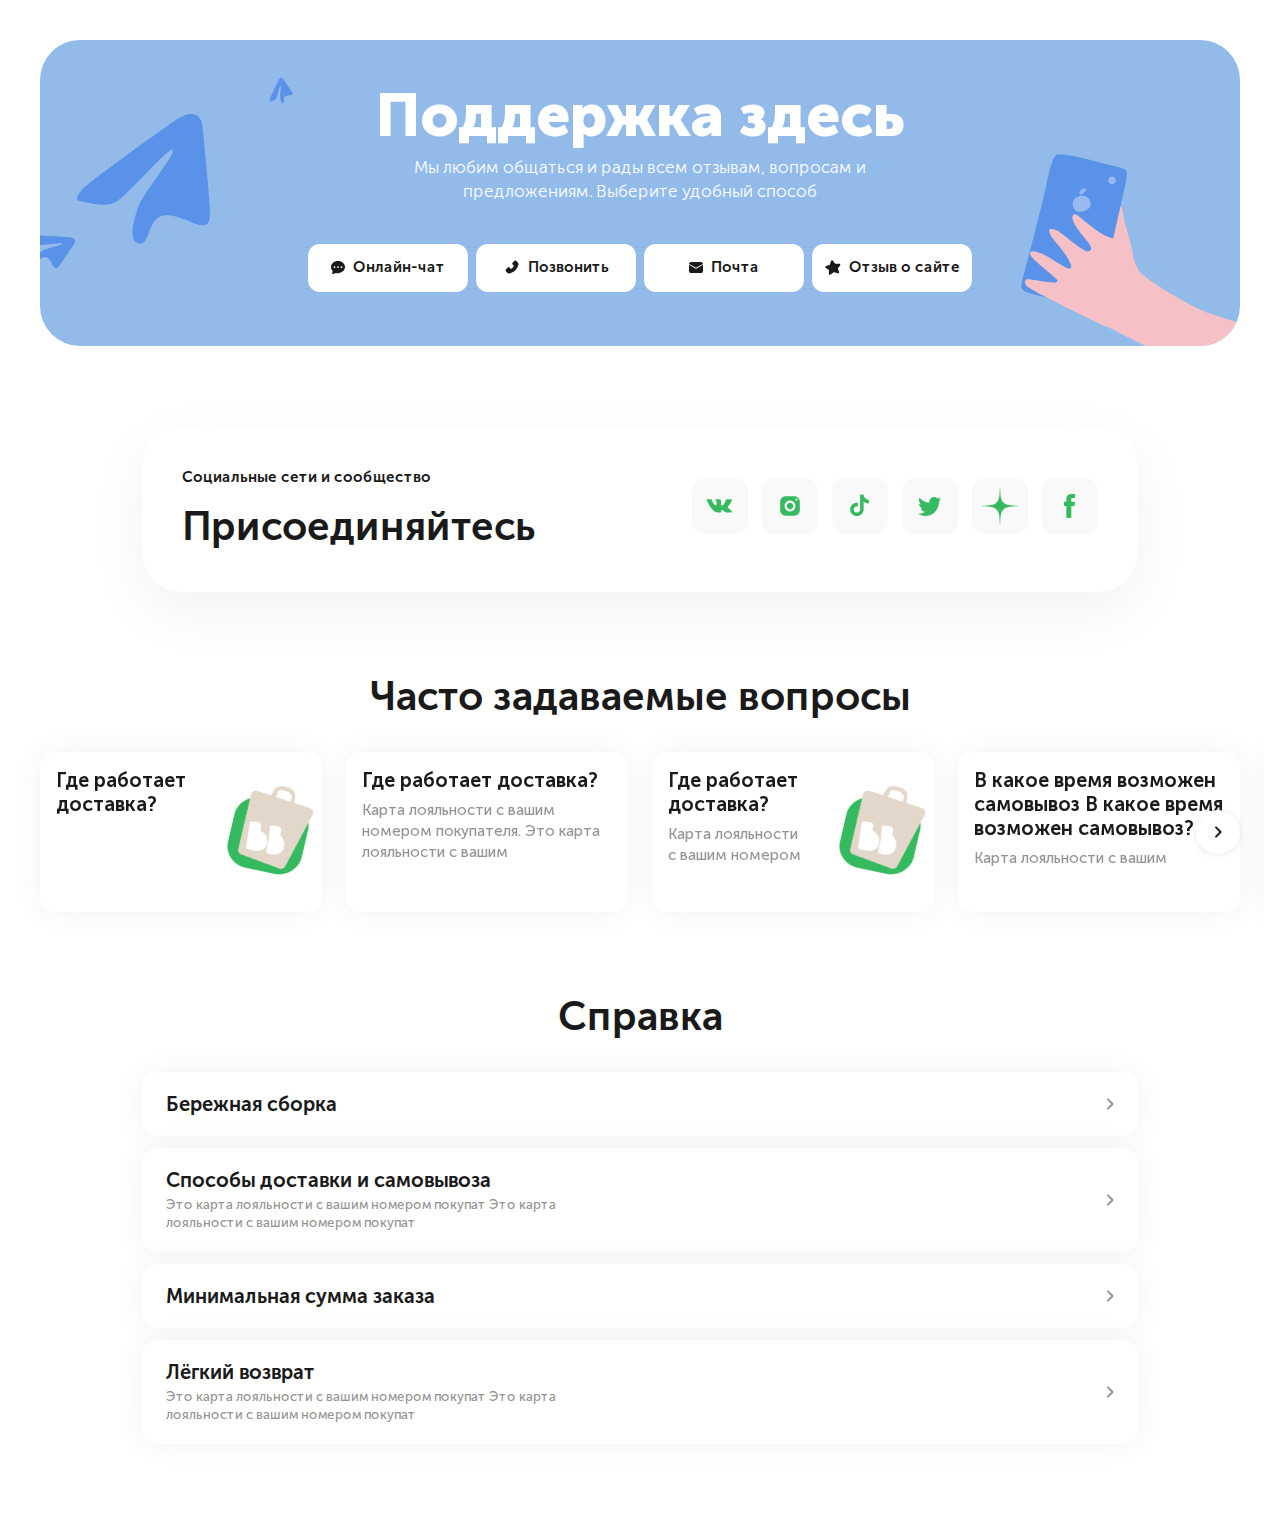
<file: index.html>
<!DOCTYPE html>
<html lang="ru">
<head>
  <meta charset="UTF-8">
  <meta name="viewport" content="width=device-width, initial-scale=1.0">
  <title>Поддержка здесь</title>
  <link rel="stylesheet" href="https://cdn.jsdelivr.net/npm/swiper@11/swiper-bundle.min.css">
  <link rel="stylesheet" href="css/index.min.css">
  <script src="https://cdn.jsdelivr.net/npm/swiper@11/swiper-bundle.min.js" defer></script>
  <script src="js/js.js" defer></script>
</head>
<body class="page">
  <main class="page__main">
    <section class="support-here">
      <div class="support-here__left-bg"></div>
      <div class="support-here__right-bg"></div>
      <h1>Поддержка здесь</h1>
      <p>Мы любим общаться и рады всем отзывам, вопросам и<br>предложениям. Выберите удобный способ</p>
      <div class="support-here__buttons">
        <button type="button" class="btn btn-white">
          <svg width="14" height="13" viewBox="0 0 14 13" fill="none" xmlns="http://www.w3.org/2000/svg">
            <path fill-rule="evenodd" clip-rule="evenodd" d="M14 6.09459C14 9.46054 10.8658 12.1892 7 12.1892C6.3067 12.1901 5.61626 12.1005 4.94637 11.9228C4.43537 12.1805 3.262 12.675 1.288 12.9971C1.113 13.025 0.98 12.8439 1.04912 12.682C1.35888 11.9541 1.63888 10.9842 1.72287 10.0996C0.651 9.0287 0 7.62694 0 6.09459C0 2.72863 3.13425 0 7 0C10.8658 0 14 2.72863 14 6.09459ZM4.375 6.09459C4.375 6.3255 4.28281 6.54695 4.11872 6.71023C3.95462 6.87351 3.73206 6.96524 3.5 6.96524C3.26794 6.96524 3.04538 6.87351 2.88128 6.71023C2.71719 6.54695 2.625 6.3255 2.625 6.09459C2.625 5.86367 2.71719 5.64222 2.88128 5.47894C3.04538 5.31566 3.26794 5.22393 3.5 5.22393C3.73206 5.22393 3.95462 5.31566 4.11872 5.47894C4.28281 5.64222 4.375 5.86367 4.375 6.09459ZM7.875 6.09459C7.875 6.3255 7.78281 6.54695 7.61872 6.71023C7.45462 6.87351 7.23206 6.96524 7 6.96524C6.76794 6.96524 6.54538 6.87351 6.38128 6.71023C6.21719 6.54695 6.125 6.3255 6.125 6.09459C6.125 5.86367 6.21719 5.64222 6.38128 5.47894C6.54538 5.31566 6.76794 5.22393 7 5.22393C7.23206 5.22393 7.45462 5.31566 7.61872 5.47894C7.78281 5.64222 7.875 5.86367 7.875 6.09459ZM10.5 6.96524C10.7321 6.96524 10.9546 6.87351 11.1187 6.71023C11.2828 6.54695 11.375 6.3255 11.375 6.09459C11.375 5.86367 11.2828 5.64222 11.1187 5.47894C10.9546 5.31566 10.7321 5.22393 10.5 5.22393C10.2679 5.22393 10.0454 5.31566 9.88128 5.47894C9.71719 5.64222 9.625 5.86367 9.625 6.09459C9.625 6.3255 9.71719 6.54695 9.88128 6.71023C10.0454 6.87351 10.2679 6.96524 10.5 6.96524Z" fill="#1A1A1A"/>
          </svg>
          <span class="btn__text">Онлайн-чат</span>
        </button>
        <button type="button" class="btn btn-white">
          <svg width="16" height="16" viewBox="0 0 16 16" fill="none" xmlns="http://www.w3.org/2000/svg">
            <path d="M13.894 2.55413L12.2138 0.875486C12.0953 0.75644 11.9544 0.661986 11.7993 0.597548C11.6441 0.53311 11.4778 0.49996 11.3098 0.5C10.9675 0.5 10.6456 0.634102 10.4042 0.875486L8.59625 2.6835C8.47721 2.80202 8.38276 2.9429 8.31832 3.09803C8.25388 3.25317 8.22073 3.41951 8.22077 3.5875C8.22077 3.92985 8.35487 4.2517 8.59625 4.49308L9.91832 5.81517C9.60885 6.49729 9.1786 7.11783 8.64831 7.64684C8.11936 8.17842 7.49889 8.61025 6.81667 8.9216L5.4946 7.59951C5.37608 7.48047 5.2352 7.38601 5.08007 7.32158C4.92493 7.25714 4.75859 7.22399 4.59061 7.22403C4.24826 7.22403 3.92642 7.35813 3.68504 7.59951L1.87548 9.40595C1.75629 9.52469 1.66176 9.66583 1.59732 9.82124C1.53288 9.97666 1.4998 10.1433 1.5 10.3115C1.5 10.6539 1.6341 10.9757 1.87548 11.2171L3.55252 12.8942C3.93746 13.2807 4.46913 13.5 5.015 13.5C5.13016 13.5 5.2406 13.4905 5.34946 13.4716C7.47612 13.1214 9.58544 11.9902 11.2877 10.2894C12.9884 8.59029 14.118 6.48252 14.473 4.34951C14.5803 3.69794 14.3641 3.02743 13.894 2.55413Z" fill="#1A1A1A"/>
          </svg>
          <span class="btn__text">Позвонить</span>
        </button>
        <button type="button" class="btn btn-white">
          <svg width="14" height="11" viewBox="0 0 14 11" fill="none" xmlns="http://www.w3.org/2000/svg">
            <path d="M14 2.85408V8.88461C14 9.44565 13.7695 9.98371 13.3593 10.3804C12.9491 10.7771 12.3927 11 11.8125 11H2.1875C1.60734 11 1.05094 10.7771 0.640704 10.3804C0.230468 9.98371 0 9.44565 0 8.88461V2.85408L6.77775 6.71085C6.84508 6.74925 6.92183 6.7695 7 6.7695C7.07817 6.7695 7.15492 6.74925 7.22225 6.71085L14 2.85408ZM11.8125 2.61907e-08C12.3508 -8.18366e-05 12.8701 0.191744 13.2713 0.53878C13.6725 0.885816 13.9272 1.3637 13.9869 1.881L7 5.85538L0.0131251 1.881C0.0727635 1.3637 0.327533 0.885816 0.728696 0.53878C1.12986 0.191744 1.64925 -8.18366e-05 2.1875 2.61907e-08H11.8125Z" fill="#1A1A1A"/>
          </svg>
          <span class="btn__text">Почта</span>
        </button>
        <button type="button" class="btn btn-white">
          <svg width="16" height="15" viewBox="0 0 16 15" fill="none" xmlns="http://www.w3.org/2000/svg">
            <path fill-rule="evenodd" clip-rule="evenodd" d="M10.8101 3.83127C10.4875 3.841 10.1801 3.69443 9.98451 3.4377L7.93552 0.747908C7.4055 0.0521323 6.3128 0.23425 6.03709 1.06431L4.97165 4.27197C4.86987 4.57839 4.6264 4.81682 4.31791 4.91216L1.03898 5.92556C0.156267 6.19837 -0.00636112 7.37764 0.769558 7.87919L3.45772 9.61681C3.74765 9.80421 3.92041 10.1279 3.91473 10.4731L3.86255 13.6432C3.84783 14.5372 4.85763 15.0665 5.58442 14.5458L8.46604 12.4813C8.71795 12.3008 9.0393 12.2473 9.33609 12.3364L12.7303 13.3559C13.5866 13.6131 14.3705 12.7851 14.0669 11.9442L12.9905 8.96207C12.8733 8.63735 12.9319 8.27514 13.1454 8.00391L15.1257 5.4889C15.6973 4.76304 15.1614 3.7001 14.2379 3.72794L10.8101 3.83127Z" fill="#1A1A1A"/>
          </svg>
          <span class="btn__text">Отзыв о сайте</span>
        </button>
      </div>
    </section>
    <section class="join-us">
      <div class="card card-lg join-us__inner">
        <div class="join-us__left">
          <p>Социальные сети и сообщество</p>
          <h2>Присоединяйтесь</h2>
        </div>
        <div class="join-us__right">
          <a href="">
            <svg width="56" height="56" viewBox="0 0 56 56" fill="none" xmlns="http://www.w3.org/2000/svg">
              <rect x="0.0045166" width="55.9994" height="55.9994" rx="13.3311" fill="#F9F9F9"/>
              <path d="M37.1737 30.6265C39.1957 32.3914 39.616 33.0214 39.6847 33.1289C40.5226 34.4352 38.7555 34.5943 38.7555 34.5943H35.0315C35.0315 34.5943 34.1249 34.6041 33.3503 34.0993C32.0876 33.2862 30.7652 31.7098 29.836 31.9835C29.0559 32.2127 29.0631 33.2489 29.0631 34.1349C29.0631 34.4521 28.7856 34.5943 28.1593 34.5943C27.5329 34.5943 27.2725 34.5943 26.995 34.5943C24.955 34.5943 22.7413 33.9189 20.5331 31.6502C17.4093 28.4431 14.6696 21.9827 14.6696 21.9827C14.6696 21.9827 14.5078 21.6575 14.6841 21.4593C14.8838 21.2371 15.4271 21.2656 15.4271 21.2656L19.0381 21.2647C19.0381 21.2647 19.378 21.3278 19.622 21.4966C19.8236 21.6353 19.9357 21.9001 19.9357 21.9001C19.9357 21.9001 20.5422 23.8693 21.315 25.1249C22.8245 27.5758 23.5268 27.638 24.0393 27.3741C24.7877 26.992 24.5437 24.3865 24.5437 24.3865C24.5437 24.3865 24.5771 23.2677 24.1867 22.7692C23.8857 22.3835 23.3099 22.1782 23.0586 22.1462C22.8552 22.1205 23.1951 21.7703 23.6281 21.5704C24.2065 21.3171 24.9938 21.2523 26.3515 21.2647C27.4081 21.2745 27.7127 21.3367 28.1249 21.43C29.3714 21.7126 29.0631 22.4581 29.0631 25.0761C29.0631 25.9149 28.9456 27.0942 29.5892 27.4852C29.8667 27.654 30.8176 27.8602 32.5097 25.1587C33.3132 23.8773 33.9523 21.7517 33.9523 21.7517C33.9523 21.7517 34.0842 21.518 34.2894 21.4024C34.4991 21.2842 34.4928 21.2869 34.7802 21.2869C35.0677 21.2869 37.9502 21.2647 38.5829 21.2647C39.2147 21.2647 39.8077 21.2576 39.9098 21.6219C40.0562 22.1453 39.4434 23.9386 37.8905 25.8847C35.3388 29.0785 35.0559 28.7799 37.1737 30.6265Z" fill="#36BA5F"/>
            </svg>
          </a>
          <a href="">
            <svg width="56" height="56" viewBox="0 0 56 56" fill="none" xmlns="http://www.w3.org/2000/svg">
              <rect x="0.00378418" y="0.000610352" width="55.9994" height="55.9994" rx="13.3311" fill="#F9F9F9"/>
              <path fill-rule="evenodd" clip-rule="evenodd" d="M18.2036 23.6447C18.2036 20.6381 20.6417 18.2 23.6482 18.2H32.3598C35.3663 18.2 37.8044 20.6381 37.8044 23.6447V32.3562C37.8044 35.3628 35.3663 37.8009 32.3598 37.8009H23.6482C20.6417 37.8009 18.2036 35.3628 18.2036 32.3562V23.6447ZM35.6175 21.4667C35.6175 20.8656 35.1297 20.3778 34.5286 20.3778C33.9275 20.3778 33.4396 20.8656 33.4396 21.4667C33.4396 22.0678 33.9275 22.5556 34.5286 22.5556C35.1297 22.5556 35.6175 22.0678 35.6175 21.4667ZM28.0072 22.5558C31.0137 22.5558 33.4518 24.9939 33.4518 28.0005C33.4518 31.0071 31.0137 33.4452 28.0072 33.4452C25.0006 33.4452 22.5625 31.0071 22.5625 28.0005C22.5625 24.9939 25.0006 22.5558 28.0072 22.5558ZM24.735 27.9993C24.735 26.1951 26.1976 24.7325 28.0019 24.7325C29.8061 24.7325 31.2687 26.1951 31.2687 27.9993C31.2687 29.8035 29.8061 31.2661 28.0019 31.2661C26.1976 31.2661 24.735 29.8035 24.735 27.9993Z" fill="#36BA5F"/>
            </svg>
          </a>
          <a href="">
            <svg width="56" height="56" viewBox="0 0 56 56" fill="none" xmlns="http://www.w3.org/2000/svg">
              <g clip-path="url(#clip0_1_218)">
                <rect x="0.00390625" y="-0.000640869" width="55.9994" height="55.9994" fill="#F9F9F9"/>
                <path d="M37.0541 21.9328C35.8245 21.9328 34.69 21.5254 33.7789 20.8382C32.734 20.0505 31.9833 18.8949 31.7182 17.563C31.6525 17.2339 31.6172 16.8943 31.6138 16.5463H28.1012V26.1443L28.097 31.4016C28.097 32.8071 27.1818 33.9989 25.913 34.418C25.5448 34.5396 25.1471 34.5973 24.733 34.5746C24.2045 34.5455 23.7092 34.386 23.2787 34.1285C22.3626 33.5806 21.7414 32.5866 21.7246 31.4496C21.6981 29.6725 23.1348 28.2236 24.9106 28.2236C25.2611 28.2236 25.5978 28.2808 25.913 28.3848V25.7614V24.8183C25.5805 24.7691 25.2422 24.7434 24.9001 24.7434C22.9563 24.7434 21.1384 25.5514 19.8389 27.007C18.8567 28.107 18.2676 29.5104 18.1767 30.982C18.0576 32.9153 18.765 34.753 20.1369 36.1089C20.3384 36.3079 20.5501 36.4926 20.7714 36.6631C21.9476 37.5682 23.3856 38.0589 24.9001 38.0589C25.2422 38.0589 25.5805 38.0337 25.913 37.9844C27.3278 37.7749 28.6332 37.1272 29.6633 36.1089C30.9291 34.8578 31.6285 33.1968 31.6361 31.4289L31.618 23.5782C32.2219 24.044 32.8821 24.4295 33.5908 24.7287C34.6929 25.1937 35.8615 25.4294 37.0642 25.4289V22.8784V21.9319C37.0651 21.9328 37.055 21.9328 37.0541 21.9328Z" fill="#36BA5F"/>
              </g>
              <defs>
                <clipPath id="clip0_1_218">
                  <rect x="0.00299072" width="55.9994" height="55.9994" rx="13.3311" fill="white"/>
                </clipPath>
              </defs>
            </svg>              
          </a>
          <a href="">
            <svg width="56" height="56" viewBox="0 0 56 56" fill="none" xmlns="http://www.w3.org/2000/svg">
              <g clip-path="url(#clip0_1_222)">
                <rect x="0.00213623" width="55.9994" height="55.9994" fill="#F9F9F9"/>
                <path d="M39.3029 21.2415C38.4458 21.6216 37.5239 21.8786 36.557 21.9934C37.5442 21.402 38.3018 20.4661 38.6594 19.3492C37.7357 19.8971 36.7121 20.2946 35.6237 20.5089C34.7517 19.5802 33.5092 18.9998 32.1334 18.9998C29.4938 18.9998 27.353 21.1406 27.353 23.7803C27.353 24.1549 27.3954 24.5197 27.4774 24.8698C23.5044 24.6705 19.9817 22.7674 17.6238 19.8743C17.2123 20.5802 16.9763 21.402 16.9763 22.2779C16.9763 23.936 17.8209 25.3999 19.1029 26.2569C18.3197 26.2323 17.582 26.0174 16.9378 25.6584C16.9375 25.6787 16.9375 25.699 16.9375 25.719C16.9375 28.0352 18.586 29.9672 20.7725 30.406C20.3717 30.5158 19.9486 30.5739 19.5133 30.5739C19.2045 30.5739 18.9054 30.5444 18.6138 30.4887C19.222 32.3875 20.9871 33.7697 23.0795 33.8086C21.4431 35.0909 19.3821 35.855 17.1418 35.855C16.7567 35.855 16.3753 35.8325 16.002 35.7879C18.1165 37.1448 20.6299 37.9359 23.3294 37.9359C32.1224 37.9359 36.931 30.6517 36.931 24.3339C36.931 24.1268 36.9264 23.9204 36.9171 23.7157C37.8519 23.0419 38.6622 22.2002 39.3029 21.2415Z" fill="#36BA5F"/>
              </g>
              <defs>
                <clipPath id="clip0_1_222">
                  <rect x="0.00213623" width="55.9994" height="55.9994" rx="13.3311" fill="white"/>
                </clipPath>
              </defs>
            </svg>
          </a>
          <a href="">
            <svg width="56" height="56" viewBox="0 0 56 56" fill="none" xmlns="http://www.w3.org/2000/svg">
              <g clip-path="url(#clip0_1_223)">
                <rect x="0.00140381" width="55.9994" height="55.9994" fill="#F9F9F9"/>
                <path fill-rule="evenodd" clip-rule="evenodd" d="M46.0009 28.1982V27.9993V27.8011C38.0305 27.5599 34.3857 27.3611 31.4787 24.5218C28.6402 21.6154 28.4405 17.9707 28.2 9.99988H28.001H27.8021C27.5616 17.9707 27.362 21.6154 24.5234 24.5218C21.6164 27.3611 17.9716 27.5599 10.0013 27.8011V27.9993V28.1982C17.9716 28.4394 21.6164 28.6383 24.5234 31.4769C27.362 34.384 27.5616 38.0287 27.8021 45.9995H28.001H28.2C28.4405 38.0287 28.6402 34.384 31.4787 31.4769C34.3857 28.6383 38.0305 28.4394 46.0009 28.1982Z" fill="#36BA5F"/>
              </g>
              <defs>
                <clipPath id="clip0_1_223">
                  <rect x="0.00140381" width="55.9994" height="55.9994" rx="13.3311" fill="white"/>
                </clipPath>
              </defs>
            </svg>              
          </a>
          <a href="">
            <svg width="56" height="56" viewBox="0 0 56 56" fill="none" xmlns="http://www.w3.org/2000/svg">
              <g clip-path="url(#clip0_1_217)">
                <rect x="0.000610352" width="55.9994" height="55.9994" fill="#F9F9F9"/>
                <path d="M32.5573 27.9766H29.2946V39.9996H24.3514V27.9766H22.0004V23.7512H24.3514V21.017C24.3514 19.0617 25.2748 15.9998 29.3386 15.9998L33.0002 16.0153V20.1167H30.3435C29.9077 20.1167 29.2949 20.3357 29.2949 21.2684V23.7552H32.9892L32.5573 27.9766Z" fill="#36BA5F"/>
              </g>
              <defs>
                <clipPath id="clip0_1_217">
                  <rect x="0.000610352" width="55.9994" height="55.9994" rx="13.3311" fill="white"/>
                </clipPath>
              </defs>
            </svg>
          </a>
        </div>
      </div>
    </section>
    <section class="questions">
      <h2>Часто задаваемые вопросы</h2>
      <div class="swiper questions__swiper js-questions-swiper">
        <div class="swiper-wrapper">
          <div class="swiper-slide">
            <div class="card card-md questions__card questions__card-image">
              <div class="description">
                <h3>Где работает доставка?</h3>
              </div>
              <div class="image">
                <img src="img/questions-image.svg" alt="image">
              </div>
            </div>
          </div>
          <div class="swiper-slide">
            <div class="card card-md questions__card">
              <div class="description">
                <h3>Где работает доставка?</h3>
                <p>Карта лояльности с вашим номером покупателя. Это карта лояльности с вашим</p>
              </div>
            </div>
          </div>
          <div class="swiper-slide">
            <div class="card card-md questions__card questions__card-image">
              <div class="description">
                <h3>Где работает доставка?</h3>
                <p>Карта лояльности с вашим номером</p>
              </div>
              <div class="image">
                <img src="img/questions-image.svg" alt="image">
              </div>
            </div>
          </div>
          <div class="swiper-slide">
            <div class="card card-md questions__card">
              <div class="description">
                <h3>В какое время возможен самовывоз В какое время возможен самовывоз?</h3>
                <p>Карта лояльности с вашим</p>
              </div>
            </div>
          </div>
          <div class="swiper-slide">
            <div class="card card-md questions__card questions__card-image">
              <div class="description">
                <h3>Где работает доставка?</h3>
              </div>
              <div class="image">
                <img src="img/questions-image.svg" alt="image">
              </div>
            </div>
          </div>
        </div>
        <button type="button" class="btn btn-white btn-circle swiper-prev">
          <svg width="24" height="24" viewBox="0 0 24 24" fill="none" xmlns="http://www.w3.org/2000/svg">
            <g clip-path="url(#clip0_1_271)">
              <path d="M9.29 6.71C8.9 7.1 8.9 7.73 9.29 8.12L13.17 12L9.29 15.88C8.9 16.27 8.9 16.9 9.29 17.29C9.68 17.68 10.31 17.68 10.7 17.29L15.29 12.7C15.68 12.31 15.68 11.68 15.29 11.29L10.7 6.7C10.32 6.32 9.68 6.32 9.29 6.71Z" fill="#1A1A1A"/>
            </g>
            <defs>
              <clipPath>
                <rect width="24" height="24" fill="white"/>
              </clipPath>
            </defs>
          </svg>
        </button>
        <button type="button" class="btn btn-white btn-circle swiper-next">
          <svg width="24" height="24" viewBox="0 0 24 24" fill="none" xmlns="http://www.w3.org/2000/svg">
            <g clip-path="url(#clip0_1_272)">
              <path d="M9.29 6.71C8.9 7.1 8.9 7.73 9.29 8.12L13.17 12L9.29 15.88C8.9 16.27 8.9 16.9 9.29 17.29C9.68 17.68 10.31 17.68 10.7 17.29L15.29 12.7C15.68 12.31 15.68 11.68 15.29 11.29L10.7 6.7C10.32 6.32 9.68 6.32 9.29 6.71Z" fill="#1A1A1A"/>
            </g>
            <defs>
              <clipPath>
                <rect width="24" height="24" fill="white"/>
              </clipPath>
            </defs>
          </svg>
        </button>
      </div>
    </section>
    <section class="help">
      <h2>Справка</h2>
      <div class="help__inner">
        <div class="card card-md help__card">
          <div class="help__card-left">
            <h3>Бережная сборка</h3>
          </div>
          <a href="">
            <svg width="24" height="24" viewBox="0 0 24 24" fill="none" xmlns="http://www.w3.org/2000/svg">
              <g clip-path="url(#clip0_1_232)">
                <path d="M9.29 6.70999C8.9 7.09999 8.9 7.72999 9.29 8.11999L13.17 12L9.29 15.88C8.9 16.27 8.9 16.9 9.29 17.29C9.68 17.68 10.31 17.68 10.7 17.29L15.29 12.7C15.68 12.31 15.68 11.68 15.29 11.29L10.7 6.69999C10.32 6.31999 9.68 6.31999 9.29 6.70999Z" fill="#949494"/>
              </g>
              <defs>
                <clipPath>
                  <rect width="24" height="24" fill="white"/>
                </clipPath>
              </defs>
            </svg>
          </a>
        </div>
        <div class="card card-md help__card">
          <div class="help__card-left">
            <h3>Способы доставки и самовывоза</h3>
            <p>Это карта лояльности с вашим номером покупат Это карта лояльности с вашим номером покупат</p>
          </div>
          <a href="">
            <svg width="24" height="24" viewBox="0 0 24 24" fill="none" xmlns="http://www.w3.org/2000/svg">
              <g clip-path="url(#clip0_1_232)">
                <path d="M9.29 6.70999C8.9 7.09999 8.9 7.72999 9.29 8.11999L13.17 12L9.29 15.88C8.9 16.27 8.9 16.9 9.29 17.29C9.68 17.68 10.31 17.68 10.7 17.29L15.29 12.7C15.68 12.31 15.68 11.68 15.29 11.29L10.7 6.69999C10.32 6.31999 9.68 6.31999 9.29 6.70999Z" fill="#949494"/>
              </g>
              <defs>
                <clipPath>
                  <rect width="24" height="24" fill="white"/>
                </clipPath>
              </defs>
            </svg>
          </a>
        </div>
        <div class="card card-md help__card">
          <div class="help__card-left">
            <h3>Минимальная сумма заказа</h3>
          </div>
          <a href="">
            <svg width="24" height="24" viewBox="0 0 24 24" fill="none" xmlns="http://www.w3.org/2000/svg">
              <g clip-path="url(#clip0_1_232)">
                <path d="M9.29 6.70999C8.9 7.09999 8.9 7.72999 9.29 8.11999L13.17 12L9.29 15.88C8.9 16.27 8.9 16.9 9.29 17.29C9.68 17.68 10.31 17.68 10.7 17.29L15.29 12.7C15.68 12.31 15.68 11.68 15.29 11.29L10.7 6.69999C10.32 6.31999 9.68 6.31999 9.29 6.70999Z" fill="#949494"/>
              </g>
              <defs>
                <clipPath>
                  <rect width="24" height="24" fill="white"/>
                </clipPath>
              </defs>
            </svg>
          </a>
        </div>
        <div class="card card-md help__card">
          <div class="help__card-left">
            <h3>Лёгкий возврат</h3>
            <p>Это карта лояльности с вашим номером покупат Это карта лояльности с вашим номером покупат</p>
          </div>
          <a href="">
            <svg width="24" height="24" viewBox="0 0 24 24" fill="none" xmlns="http://www.w3.org/2000/svg">
              <g clip-path="url(#clip0_1_232)">
                <path d="M9.29 6.70999C8.9 7.09999 8.9 7.72999 9.29 8.11999L13.17 12L9.29 15.88C8.9 16.27 8.9 16.9 9.29 17.29C9.68 17.68 10.31 17.68 10.7 17.29L15.29 12.7C15.68 12.31 15.68 11.68 15.29 11.29L10.7 6.69999C10.32 6.31999 9.68 6.31999 9.29 6.70999Z" fill="#949494"/>
              </g>
              <defs>
                <clipPath>
                  <rect width="24" height="24" fill="white"/>
                </clipPath>
              </defs>
            </svg>
          </a>
        </div>
      </div>
    </section>
  </main>
</body>
</html>
</file>
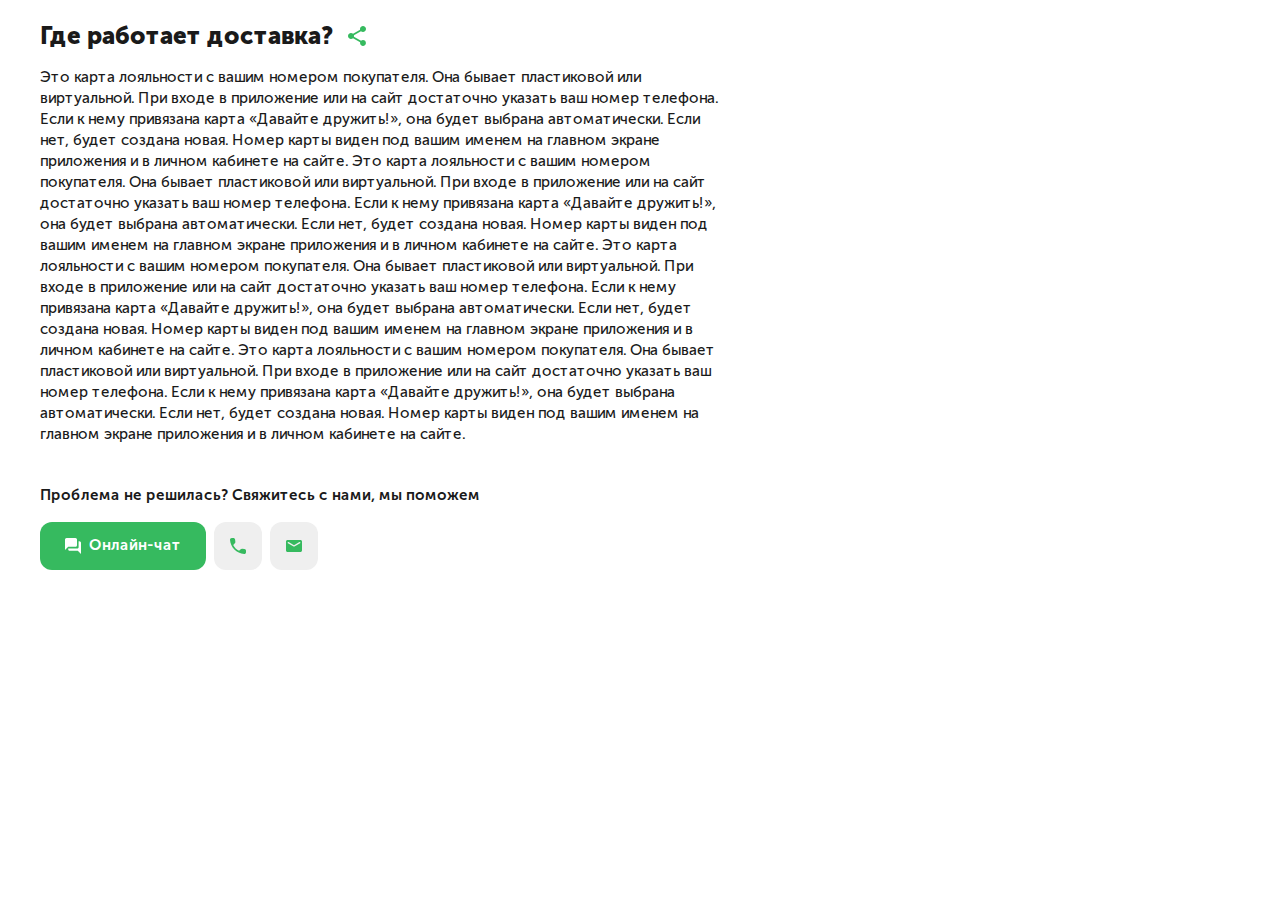
<file: inner-page.html>
<!DOCTYPE html>
<html lang="ru">
<head>
  <meta charset="UTF-8">
  <meta name="viewport" content="width=device-width, initial-scale=1.0">
  <title>Поддержка здесь</title>
  <link rel="stylesheet" href="css/index.min.css">
</head>
<body class="inner-page">
  <main class="inner-page__main">
    <h1>
      Где работает доставка?
      <button type="button" class="btn">
        <svg width="24" height="24" viewBox="0 0 24 24" fill="none" xmlns="http://www.w3.org/2000/svg">
          <g clip-path="url(#clip0_1_764)">
            <path d="M18 16.08C17.24 16.08 16.56 16.38 16.04 16.85L8.91 12.7C8.96 12.47 9 12.24 9 12C9 11.76 8.96 11.53 8.91 11.3L15.96 7.19C16.5 7.69 17.21 8 18 8C19.66 8 21 6.66 21 5C21 3.34 19.66 2 18 2C16.34 2 15 3.34 15 5C15 5.24 15.04 5.47 15.09 5.7L8.04 9.81C7.5 9.31 6.79 9 6 9C4.34 9 3 10.34 3 12C3 13.66 4.34 15 6 15C6.79 15 7.5 14.69 8.04 14.19L15.16 18.35C15.11 18.56 15.08 18.78 15.08 19C15.08 20.61 16.39 21.92 18 21.92C19.61 21.92 20.92 20.61 20.92 19C20.92 17.39 19.61 16.08 18 16.08Z" fill="#36BA5F"/>
          </g>
          <defs>
            <clipPath id="clip0_1_764">
              <rect width="24" height="24" fill="white"/>
            </clipPath>
          </defs>
        </svg>
      </button>
    </h1>
    <p>Это карта лояльности с вашим номером покупателя. Она бывает пластиковой или виртуальной. При входе в приложение или на сайт достаточно указать ваш номер телефона. Если к нему привязана карта «Давайте дружить!», она будет выбрана автоматически. Если нет, будет создана новая. Номер карты виден под вашим именем на главном экране приложения и в личном кабинете на сайте.
      Это карта лояльности с вашим номером покупателя. Она бывает пластиковой или виртуальной. При входе в приложение или на сайт достаточно указать ваш номер телефона. Если к нему привязана карта «Давайте дружить!», она будет выбрана автоматически. Если нет, будет создана новая. Номер карты виден под вашим именем на главном экране приложения и в личном кабинете на сайте.
      Это карта лояльности с вашим номером покупателя. Она бывает пластиковой или виртуальной. При входе в приложение или на сайт достаточно указать ваш номер телефона. Если к нему привязана карта «Давайте дружить!», она будет выбрана автоматически. Если нет, будет создана новая. Номер карты виден под вашим именем на главном экране приложения и в личном кабинете на сайте.
      Это карта лояльности с вашим номером покупателя. Она бывает пластиковой или виртуальной. При входе в приложение или на сайт достаточно указать ваш номер телефона. Если к нему привязана карта «Давайте дружить!», она будет выбрана автоматически. Если нет, будет создана новая. Номер карты виден под вашим именем на главном экране приложения и в личном кабинете на сайте.</p>
  </main>
  <footer class="inner-page__footer">
    <p>Проблема не решилась? Свяжитесь с нами, мы поможем</p>
    <div class="buttons">
      <button type="button" class="btn btn-green">
        <svg width="16" height="16" viewBox="0 0 16 16" fill="none" xmlns="http://www.w3.org/2000/svg">
          <path d="M14.4 3.2H13.6V9.6C13.6 10.04 13.24 10.4 12.8 10.4H3.2V11.2C3.2 12.08 3.92 12.8 4.8 12.8H12.8L16 16V4.8C16 3.92 15.28 3.2 14.4 3.2ZM12 7.2V1.6C12 0.72 11.28 0 10.4 0H1.6C0.72 0 0 0.72 0 1.6V12L3.2 8.8H10.4C11.28 8.8 12 8.08 12 7.2Z" fill="white"/>
        </svg>
        <span class="btn__text">Онлайн-чат</span>
      </button>
      <button type="button" class="btn btn-gray">
        <svg width="16" height="16" viewBox="0 0 16 16" fill="none" xmlns="http://www.w3.org/2000/svg">
          <path d="M14.4323 10.9109L12.17 10.6526C11.6267 10.5903 11.0923 10.7773 10.7093 11.1603L9.07041 12.7992C6.54978 11.5166 4.4834 9.45909 3.20082 6.92954L4.84858 5.28177C5.23157 4.89878 5.41862 4.36436 5.35627 3.82104L5.09797 1.57652C4.99109 0.676922 4.23401 0 3.32551 0H1.78464C0.778165 0 -0.0590758 0.837245 0.0032719 1.84372C0.475333 9.45018 6.55869 15.5247 14.1562 15.9967C15.1627 16.0591 15.9999 15.2218 15.9999 14.2154V12.6745C16.0088 11.7749 15.3319 11.0178 14.4323 10.9109Z" fill="#36BA5F"/>
        </svg>
      </button>
      <button type="button" class="btn btn-gray">
        <svg width="16" height="12" viewBox="0 0 16 12" fill="none" xmlns="http://www.w3.org/2000/svg">
          <path d="M14.4 0H1.6C0.72 0 0 0.675 0 1.5V10.5C0 11.325 0.72 12 1.6 12H14.4C15.28 12 16 11.325 16 10.5V1.5C16 0.675 15.28 0 14.4 0ZM14.08 3.1875L8.848 6.255C8.328 6.5625 7.672 6.5625 7.152 6.255L1.92 3.1875C1.72 3.0675 1.6 2.865 1.6 2.6475C1.6 2.145 2.184 1.845 2.64 2.1075L8 5.25L13.36 2.1075C13.816 1.845 14.4 2.145 14.4 2.6475C14.4 2.865 14.28 3.0675 14.08 3.1875Z" fill="#36BA5F"/>
        </svg>
      </button>
    </div>
  </footer>
</body>
</html>
</file>
<file: css/index.min.css>
/*! normalize.css v8.0.1 | MIT License | github.com/necolas/normalize.css */html{line-height:1.15;-webkit-text-size-adjust:100%}body{margin:0}main{display:block}h1{font-size:2em;margin:.67em 0}hr{box-sizing:content-box;height:0;overflow:visible}pre{font-family:monospace,monospace;font-size:1em}a{background-color:rgba(0,0,0,0)}abbr[title]{border-bottom:none;text-decoration:underline;text-decoration:underline dotted}b,strong{font-weight:bolder}code,kbd,samp{font-family:monospace,monospace;font-size:1em}small{font-size:80%}sub,sup{font-size:75%;line-height:0;position:relative;vertical-align:baseline}sub{bottom:-0.25em}sup{top:-0.5em}img{border-style:none}button,input,optgroup,select,textarea{font-family:inherit;font-size:100%;line-height:1.15;margin:0}button,input{overflow:visible}button,select{text-transform:none}button,[type=button],[type=reset],[type=submit]{-webkit-appearance:button}button::-moz-focus-inner,[type=button]::-moz-focus-inner,[type=reset]::-moz-focus-inner,[type=submit]::-moz-focus-inner{border-style:none;padding:0}button:-moz-focusring,[type=button]:-moz-focusring,[type=reset]:-moz-focusring,[type=submit]:-moz-focusring{outline:1px dotted ButtonText}fieldset{padding:.35em .75em .625em}legend{box-sizing:border-box;color:inherit;display:table;max-width:100%;padding:0;white-space:normal}progress{vertical-align:baseline}textarea{overflow:auto}[type=checkbox],[type=radio]{box-sizing:border-box;padding:0}[type=number]::-webkit-inner-spin-button,[type=number]::-webkit-outer-spin-button{height:auto}[type=search]{-webkit-appearance:textfield;outline-offset:-2px}[type=search]::-webkit-search-decoration{-webkit-appearance:none}::-webkit-file-upload-button{-webkit-appearance:button;font:inherit}details{display:block}summary{display:list-item}template{display:none}[hidden]{display:none}@font-face{font-family:"Museo Sans Cyrl";src:url("../fonts/MuseoSansCyrl300.eot");src:url("../fonts/MuseoSansCyrl300.eot?#iefix") format("embedded-opentype"),url("../fonts/MuseoSansCyrl300.woff") format("woff"),url("../fonts/MuseoSansCyrl300.ttf") format("truetype");font-style:normal;font-weight:300}@font-face{font-family:"Museo Sans Cyrl";src:url("../fonts/MuseoSansCyrl500.eot");src:url("../fonts/MuseoSansCyrl500.eot?#iefix") format("embedded-opentype"),url("../fonts/MuseoSansCyrl500.woff") format("woff"),url("../fonts/MuseoSansCyrl500.ttf") format("truetype");font-style:normal;font-weight:500}@font-face{font-family:"Museo Sans Cyrl";src:url("../fonts/MuseoSansCyrl700.eot");src:url("../fonts/MuseoSansCyrl700.eot?#iefix") format("embedded-opentype"),url("../fonts/MuseoSansCyrl700.woff") format("woff"),url("../fonts/MuseoSansCyrl700.ttf") format("truetype");font-style:normal;font-weight:700}@font-face{font-family:"Museo Sans Cyrl";src:url("../fonts/MuseoSansCyrl900.eot");src:url("../fonts/MuseoSansCyrl900.eot?#iefix") format("embedded-opentype"),url("../fonts/MuseoSansCyrl900.woff") format("woff"),url("../fonts/MuseoSansCyrl900.ttf") format("truetype");font-style:normal;font-weight:900}h1{font-size:60px;line-height:120%;font-weight:900}@media screen and (max-width: 767px){h1{font-size:40px}}h2{font-size:40px;line-height:120%;font-weight:700}@media screen and (max-width: 767px){h2{font-size:30px}}h3{font-size:20px;line-height:120%;font-weight:700}body{font-family:"Museo Sans Cyrl",sans-serif;font-weight:500;font-size:15px;line-height:140%;color:#1a1a1a;background-color:#fff}.btn{height:48px;border:0;border-radius:12px;display:flex;align-items:center;justify-content:center;gap:8px;padding:0 25px;cursor:pointer;font-weight:700;box-sizing:border-box}@media screen and (max-width: 767px){.btn{padding:0 12px}}.btn-white{background-color:#fff;color:#1a1a1a}.btn-green{background-color:#36ba5f;color:#fff}.btn-circle{width:44px;height:44px;border-radius:50%;padding:0;box-shadow:0px 1px 7px rgba(0,0,0,.09)}.card{background-color:#fff;box-sizing:border-box}.card-lg{border-radius:40px;box-shadow:0px 20px 60px 0px rgba(26,26,26,.05);padding:42px 40px}@media screen and (max-width: 767px){.card-lg{border-radius:16px;padding:20px}}.card-md{border-radius:16px;box-shadow:0px 0px 30px 0px rgba(0,0,0,.05);padding:16px}.swiper-prev,.swiper-next{position:absolute;top:50%;margin-top:-22px;z-index:10}.swiper-prev{left:0}.swiper-prev svg{transform:rotate(180deg)}.swiper-next{right:0}.swiper-button-disabled{display:none}.page{padding:40px 40px 80px}@media screen and (max-width: 1200px){.page{padding:20px}}.page__main{display:flex;flex-direction:column;gap:80px;max-width:1200px;margin:0 auto;box-sizing:border-box}@media screen and (max-width: 1200px){.page__main{gap:60px}}@media screen and (max-width: 767px){.page__main{gap:40px}}.support-here{background-color:#93bbea;color:#fff;border-radius:40px;padding:40px 0 54px 0;text-align:center;position:relative;overflow:hidden;box-sizing:border-box}@media screen and (max-width: 1023px){.support-here{padding-left:40px;padding-right:40px}}@media screen and (max-width: 767px){.support-here{padding:20px;border-radius:16px}}.support-here *{position:relative;z-index:1}.support-here__left-bg{position:absolute;top:37px;left:-12px;width:274.676px;height:195.309px;background:url("../img/support-here-left-bg.svg") center no-repeat;background-size:contain;z-index:0}@media screen and (max-width: 1200px){.support-here__left-bg{display:none}}.support-here__right-bg{position:absolute;top:80px;right:0;width:277px;height:226px;background:url("../img/support-here-right-bg.svg") center no-repeat;z-index:0}@media screen and (max-width: 1200px){.support-here__right-bg{display:none}}.support-here h1{margin:0 0 4px}.support-here p{font-size:17px;line-height:140%;margin:0 0 40px;font-weight:300}.support-here__buttons{display:flex;gap:8px;justify-content:center}.support-here__buttons .btn{width:160px;padding:0}@media screen and (max-width: 1023px){.support-here__buttons .btn{width:48%}}@media screen and (max-width: 374px){.support-here__buttons .btn{width:100%}}@media screen and (max-width: 1023px){.support-here__buttons{flex-wrap:wrap}}.join-us__inner{display:flex;justify-content:space-between;align-items:center;max-width:996px;margin:0 auto}@media screen and (max-width: 1023px){.join-us__inner{display:block;text-align:center}}.join-us p{font-weight:700;line-height:120%;margin:0 0 16px}.join-us h2{margin:0}.join-us__right{display:flex;gap:14px}.join-us__right a{text-decoration:none}@media screen and (max-width: 1023px){.join-us__right{margin-top:20px;flex-wrap:wrap;gap:8px;justify-content:center}}.questions{margin-left:-24px;margin-right:-24px}@media screen and (max-width: 1023px){.questions{margin-left:-20px;margin-right:-20px}}.questions h2{text-align:center;margin:0 0 2px}.questions__swiper{padding:30px 24px}@media screen and (max-width: 1023px){.questions__swiper{padding-left:20px;padding-right:20px}}.questions__swiper .swiper-prev{left:24px}@media screen and (max-width: 1023px){.questions__swiper .swiper-prev{left:20px}}.questions__swiper .swiper-next{right:24px}@media screen and (max-width: 1023px){.questions__swiper .swiper-next{right:20px}}.questions__card{display:flex;justify-content:space-between;gap:12px;height:160px;padding:0}.questions__card h3{margin:0}.questions__card p{color:#949494;margin:8px 0 0}.questions__card .description{padding-top:16px;padding-left:16px;padding-right:16px}.questions__card-image .description{padding-right:0}.help{margin-top:-30px}.help h2{text-align:center;margin:0 0 32px}.help__inner{display:flex;flex-direction:column;gap:12px;max-width:996px;margin:0 auto}.help__card{display:flex;justify-content:space-between;align-items:center;gap:16px;padding:20px 16px 20px 24px}.help__card h3{margin:0}.help__card p{width:467px;font-size:13px;line-height:140%;color:#949494;margin:4px 0 0}@media screen and (max-width: 767px){.help__card p{width:auto}}.help__card a{display:flex;justify-content:center;align-items:center;width:24px;height:24px;line-height:0}.inner-page{padding:22px 40px 80px}@media screen and (max-width: 1200px){.inner-page{padding:20px}}.inner-page__main{max-width:690px}.inner-page__main h1{display:flex;gap:12px;font-size:24px;line-height:120%;margin:0 0 16px}.inner-page__main h1 .btn{background-color:rgba(0,0,0,0);padding:0;height:auto}.inner-page__footer{margin-top:40px}.inner-page__footer p{margin:0 0 16px;font-weight:600}.inner-page__footer .buttons{display:flex;gap:8px}.inner-page__footer .buttons .btn:not(.btn-green){padding:0;width:48px}/*# sourceMappingURL=index.min.css.map */
</file>
